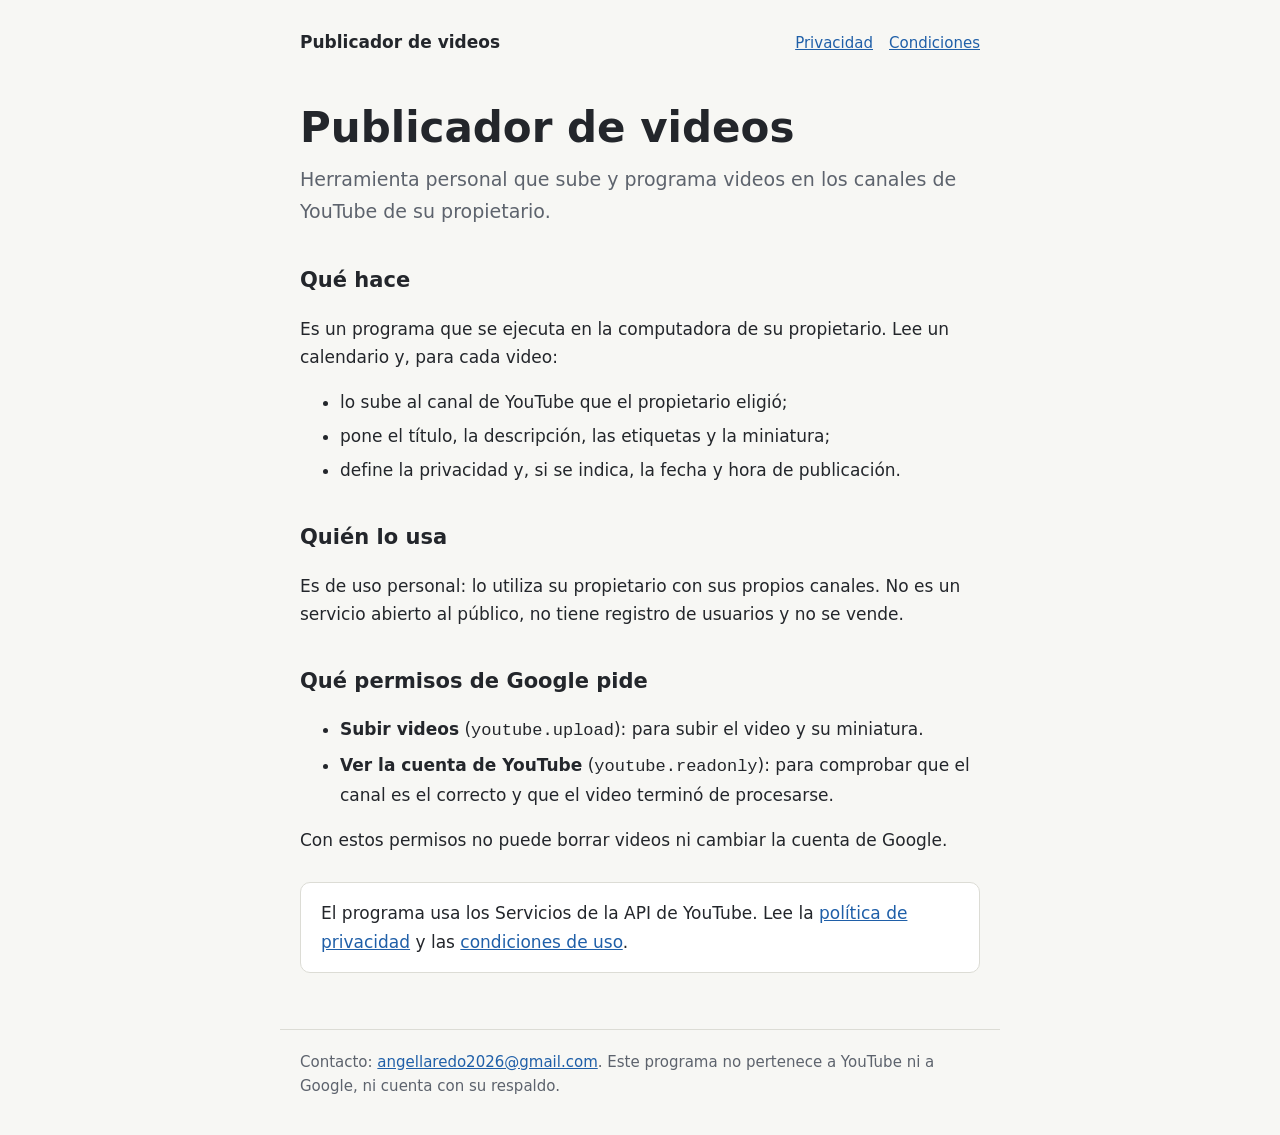
<file: index.html>
<!doctype html>
<html lang="es">
<head>
<meta charset="utf-8">
<meta name="viewport" content="width=device-width, initial-scale=1">
<title>Publicador de videos</title>
<meta name="description" content="Herramienta personal para subir y programar videos en canales propios.">
<link rel="stylesheet" href="estilo.css">
</head>
<body>
<header>
  <a class="marca" href="index.html">Publicador de videos</a>
  <nav><a href="privacidad.html">Privacidad</a><a href="condiciones.html">Condiciones</a></nav>
</header>
<main>
  <h1>Publicador de videos</h1>
  <p class="entrada">Herramienta personal que sube y programa videos en los canales de YouTube de su propietario.</p>

  <h2>Qué hace</h2>
  <p>Es un programa que se ejecuta en la computadora de su propietario. Lee un calendario y, para cada video:</p>
  <ul>
    <li>lo sube al canal de YouTube que el propietario eligió;</li>
    <li>pone el título, la descripción, las etiquetas y la miniatura;</li>
    <li>define la privacidad y, si se indica, la fecha y hora de publicación.</li>
  </ul>

  <h2>Quién lo usa</h2>
  <p>Es de uso personal: lo utiliza su propietario con sus propios canales. No es un servicio abierto al público, no tiene registro de usuarios y no se vende.</p>

  <h2>Qué permisos de Google pide</h2>
  <ul>
    <li><strong>Subir videos</strong> (<code>youtube.upload</code>): para subir el video y su miniatura.</li>
    <li><strong>Ver la cuenta de YouTube</strong> (<code>youtube.readonly</code>): para comprobar que el canal es el correcto y que el video terminó de procesarse.</li>
  </ul>
  <p>Con estos permisos no puede borrar videos ni cambiar la cuenta de Google.</p>

  <div class="tarjeta">El programa usa los Servicios de la API de YouTube. Lee la <a href="privacidad.html">política de privacidad</a> y las <a href="condiciones.html">condiciones de uso</a>.</div>
</main>
<footer>Contacto: <a href="mailto:angellaredo2026@gmail.com">angellaredo2026@gmail.com</a>. Este programa no pertenece a YouTube ni a Google, ni cuenta con su respaldo.</footer>
</body>
</html>
</file>
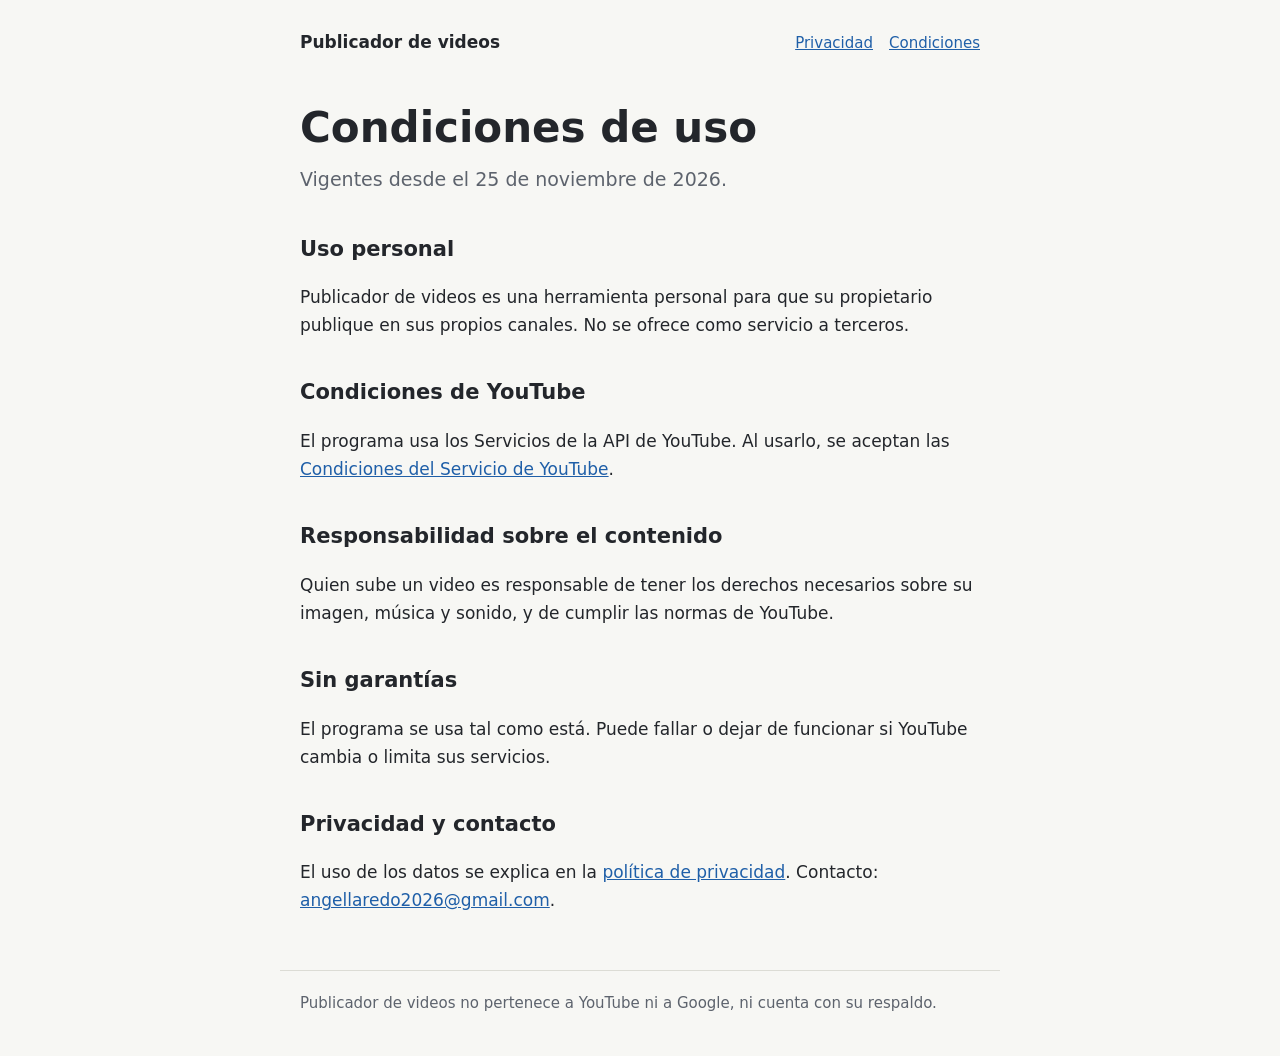
<file: condiciones.html>
<!doctype html>
<html lang="es">
<head>
<meta charset="utf-8">
<meta name="viewport" content="width=device-width, initial-scale=1">
<title>Condiciones de uso · Publicador de videos</title>
<link rel="stylesheet" href="estilo.css">
</head>
<body>
<header>
  <a class="marca" href="index.html">Publicador de videos</a>
  <nav><a href="privacidad.html">Privacidad</a><a href="condiciones.html">Condiciones</a></nav>
</header>
<main>
  <h1>Condiciones de uso</h1>
  <p class="entrada">Vigentes desde el 25 de noviembre de 2026.</p>

  <h2>Uso personal</h2>
  <p>Publicador de videos es una herramienta personal para que su propietario publique en sus propios canales. No se ofrece como servicio a terceros.</p>

  <h2>Condiciones de YouTube</h2>
  <p>El programa usa los Servicios de la API de YouTube. Al usarlo, se aceptan las <a href="https://www.youtube.com/t/terms">Condiciones del Servicio de YouTube</a>.</p>

  <h2>Responsabilidad sobre el contenido</h2>
  <p>Quien sube un video es responsable de tener los derechos necesarios sobre su imagen, música y sonido, y de cumplir las normas de YouTube.</p>

  <h2>Sin garantías</h2>
  <p>El programa se usa tal como está. Puede fallar o dejar de funcionar si YouTube cambia o limita sus servicios.</p>

  <h2>Privacidad y contacto</h2>
  <p>El uso de los datos se explica en la <a href="privacidad.html">política de privacidad</a>. Contacto: <a href="mailto:angellaredo2026@gmail.com">angellaredo2026@gmail.com</a>.</p>
</main>
<footer>Publicador de videos no pertenece a YouTube ni a Google, ni cuenta con su respaldo.</footer>
</body>
</html>
</file>
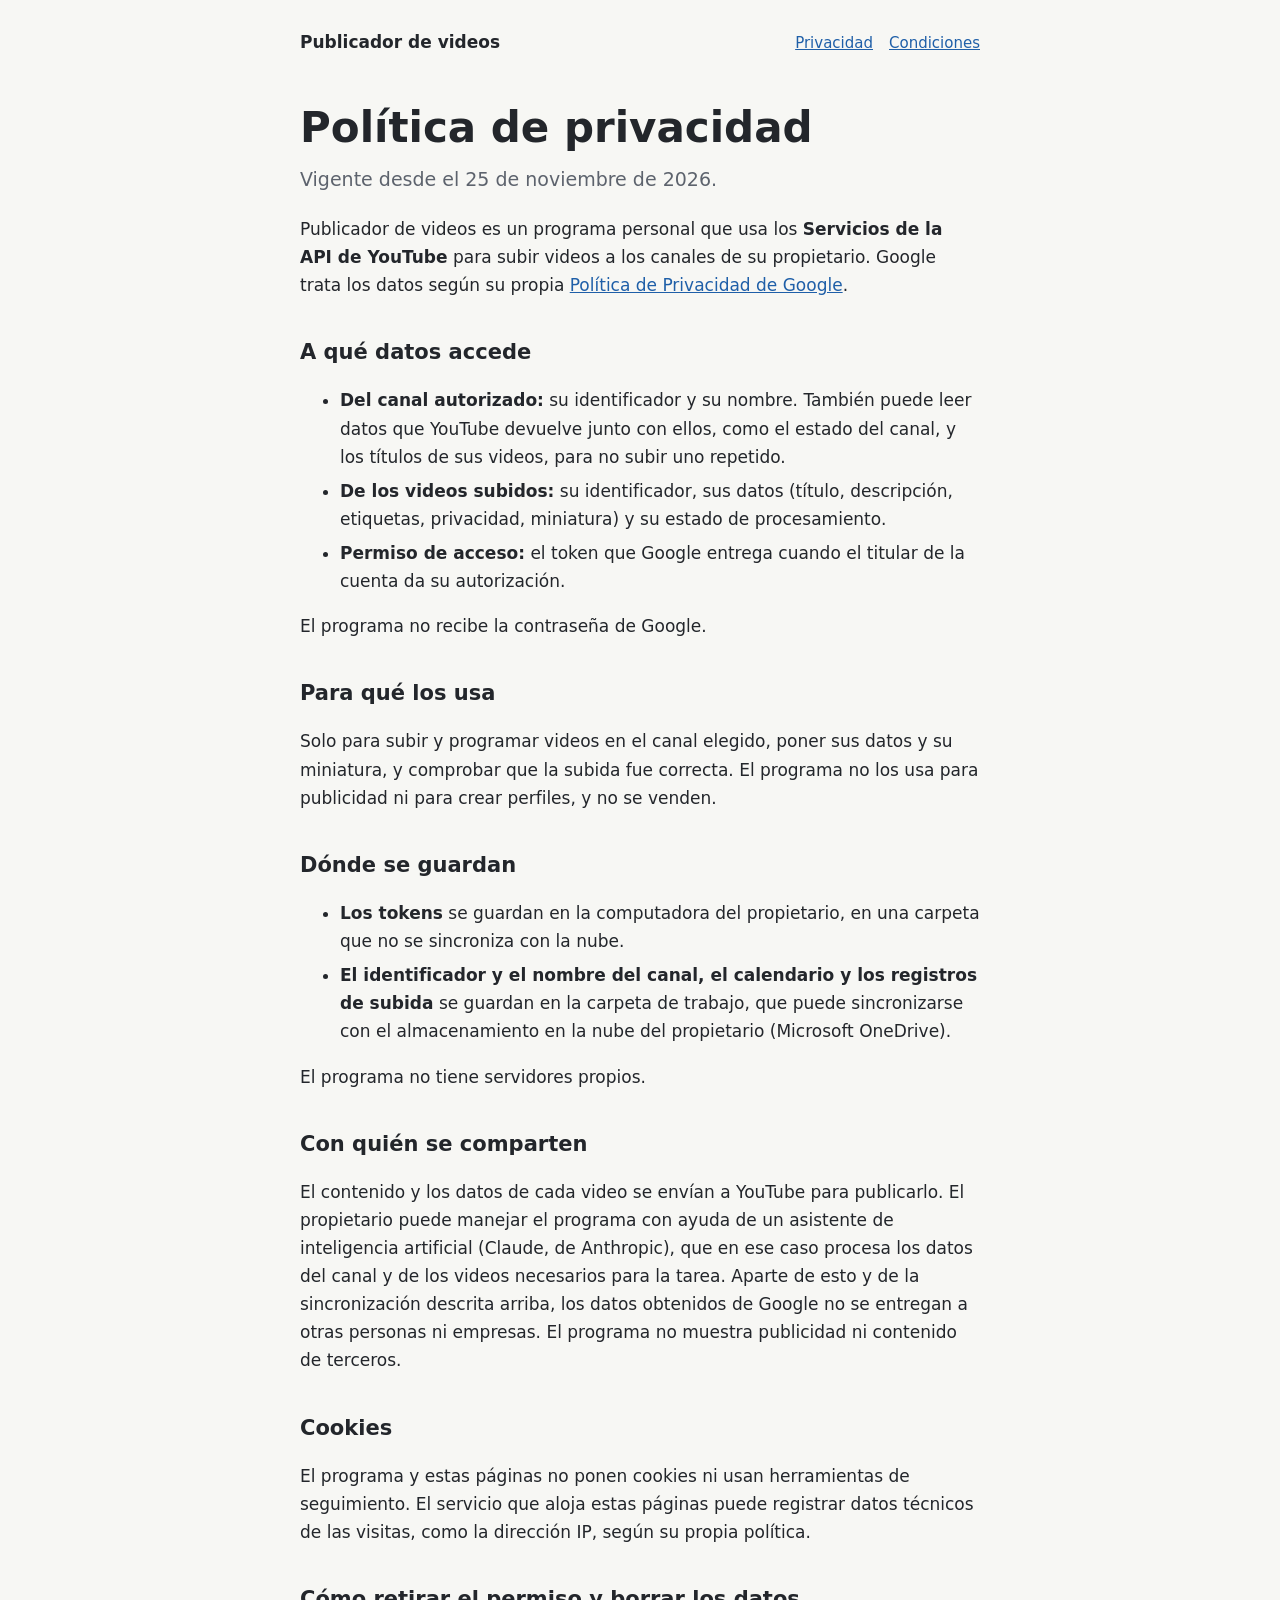
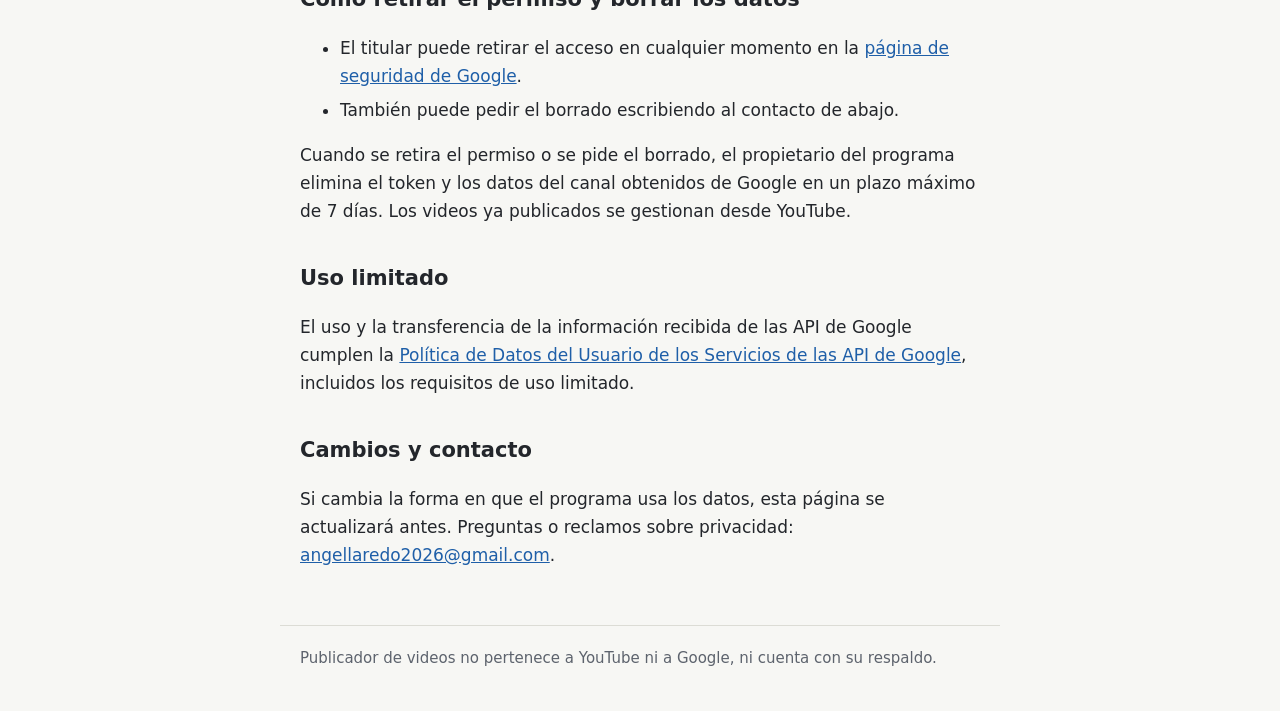
<file: privacidad.html>
<!doctype html>
<html lang="es">
<head>
<meta charset="utf-8">
<meta name="viewport" content="width=device-width, initial-scale=1">
<title>Política de privacidad · Publicador de videos</title>
<link rel="stylesheet" href="estilo.css">
</head>
<body>
<header>
  <a class="marca" href="index.html">Publicador de videos</a>
  <nav><a href="privacidad.html">Privacidad</a><a href="condiciones.html">Condiciones</a></nav>
</header>
<main>
  <h1>Política de privacidad</h1>
  <p class="entrada">Vigente desde el 25 de noviembre de 2026.</p>

  <p>Publicador de videos es un programa personal que usa los <strong>Servicios de la API de YouTube</strong> para subir videos a los canales de su propietario. Google trata los datos según su propia <a href="http://www.google.com/policies/privacy">Política de Privacidad de Google</a>.</p>

  <h2>A qué datos accede</h2>
  <ul>
    <li><strong>Del canal autorizado:</strong> su identificador y su nombre. También puede leer datos que YouTube devuelve junto con ellos, como el estado del canal, y los títulos de sus videos, para no subir uno repetido.</li>
    <li><strong>De los videos subidos:</strong> su identificador, sus datos (título, descripción, etiquetas, privacidad, miniatura) y su estado de procesamiento.</li>
    <li><strong>Permiso de acceso:</strong> el token que Google entrega cuando el titular de la cuenta da su autorización.</li>
  </ul>
  <p>El programa no recibe la contraseña de Google.</p>

  <h2>Para qué los usa</h2>
  <p>Solo para subir y programar videos en el canal elegido, poner sus datos y su miniatura, y comprobar que la subida fue correcta. El programa no los usa para publicidad ni para crear perfiles, y no se venden.</p>

  <h2>Dónde se guardan</h2>
  <ul>
    <li><strong>Los tokens</strong> se guardan en la computadora del propietario, en una carpeta que no se sincroniza con la nube.</li>
    <li><strong>El identificador y el nombre del canal, el calendario y los registros de subida</strong> se guardan en la carpeta de trabajo, que puede sincronizarse con el almacenamiento en la nube del propietario (Microsoft OneDrive).</li>
  </ul>
  <p>El programa no tiene servidores propios.</p>

  <h2>Con quién se comparten</h2>
  <p>El contenido y los datos de cada video se envían a YouTube para publicarlo. El propietario puede manejar el programa con ayuda de un asistente de inteligencia artificial (Claude, de Anthropic), que en ese caso procesa los datos del canal y de los videos necesarios para la tarea. Aparte de esto y de la sincronización descrita arriba, los datos obtenidos de Google no se entregan a otras personas ni empresas. El programa no muestra publicidad ni contenido de terceros.</p>

  <h2>Cookies</h2>
  <p>El programa y estas páginas no ponen cookies ni usan herramientas de seguimiento. El servicio que aloja estas páginas puede registrar datos técnicos de las visitas, como la dirección IP, según su propia política.</p>

  <h2>Cómo retirar el permiso y borrar los datos</h2>
  <ul>
    <li>El titular puede retirar el acceso en cualquier momento en la <a href="https://security.google.com/settings/security/permissions">página de seguridad de Google</a>.</li>
    <li>También puede pedir el borrado escribiendo al contacto de abajo.</li>
  </ul>
  <p>Cuando se retira el permiso o se pide el borrado, el propietario del programa elimina el token y los datos del canal obtenidos de Google en un plazo máximo de 7 días. Los videos ya publicados se gestionan desde YouTube.</p>

  <h2>Uso limitado</h2>
  <p>El uso y la transferencia de la información recibida de las API de Google cumplen la <a href="https://developers.google.com/terms/api-services-user-data-policy">Política de Datos del Usuario de los Servicios de las API de Google</a>, incluidos los requisitos de uso limitado.</p>

  <h2>Cambios y contacto</h2>
  <p>Si cambia la forma en que el programa usa los datos, esta página se actualizará antes. Preguntas o reclamos sobre privacidad: <a href="mailto:angellaredo2026@gmail.com">angellaredo2026@gmail.com</a>.</p>
</main>
<footer>Publicador de videos no pertenece a YouTube ni a Google, ni cuenta con su respaldo.</footer>
</body>
</html>
</file>
<file: estilo.css>
:root { --fondo: #f7f7f4; --texto: #23262b; --suave: #5d636d; --linea: #dcdcd5; --acento: #1f5fa8; --tarjeta: #ffffff; }
@media (prefers-color-scheme: dark) {
  :root { --fondo: #16181c; --texto: #e8e8e4; --suave: #a4a9b2; --linea: #343841; --acento: #8dbcf2; --tarjeta: #1e2126; }
}
* { box-sizing: border-box; }
body { margin: 0; background: var(--fondo); color: var(--texto); font: 17px/1.65 system-ui, "Segoe UI", Roboto, sans-serif; }
header, main, footer { max-width: 720px; margin: 0 auto; padding: 0 20px; }
header { padding-top: 28px; display: flex; flex-wrap: wrap; gap: 8px 20px; justify-content: space-between; align-items: baseline; }
header .marca { font-weight: 700; color: var(--texto); text-decoration: none; }
nav { display: flex; flex-wrap: wrap; gap: 4px 16px; font-size: 15px; }
a { color: var(--acento); }
h1 { font-size: clamp(30px, 6vw, 42px); line-height: 1.15; margin: 48px 0 12px; text-wrap: balance; }
h2 { font-size: 21px; margin: 36px 0 8px; }
.entrada { font-size: 19px; color: var(--suave); margin-top: 0; }
.tarjeta { background: var(--tarjeta); border: 1px solid var(--linea); border-radius: 10px; padding: 16px 20px; margin: 28px 0; }
li { margin: 6px 0; }
code { overflow-wrap: anywhere; }
footer { margin-top: 56px; padding-top: 20px; padding-bottom: 40px; border-top: 1px solid var(--linea); color: var(--suave); font-size: 15px; }
</file>
